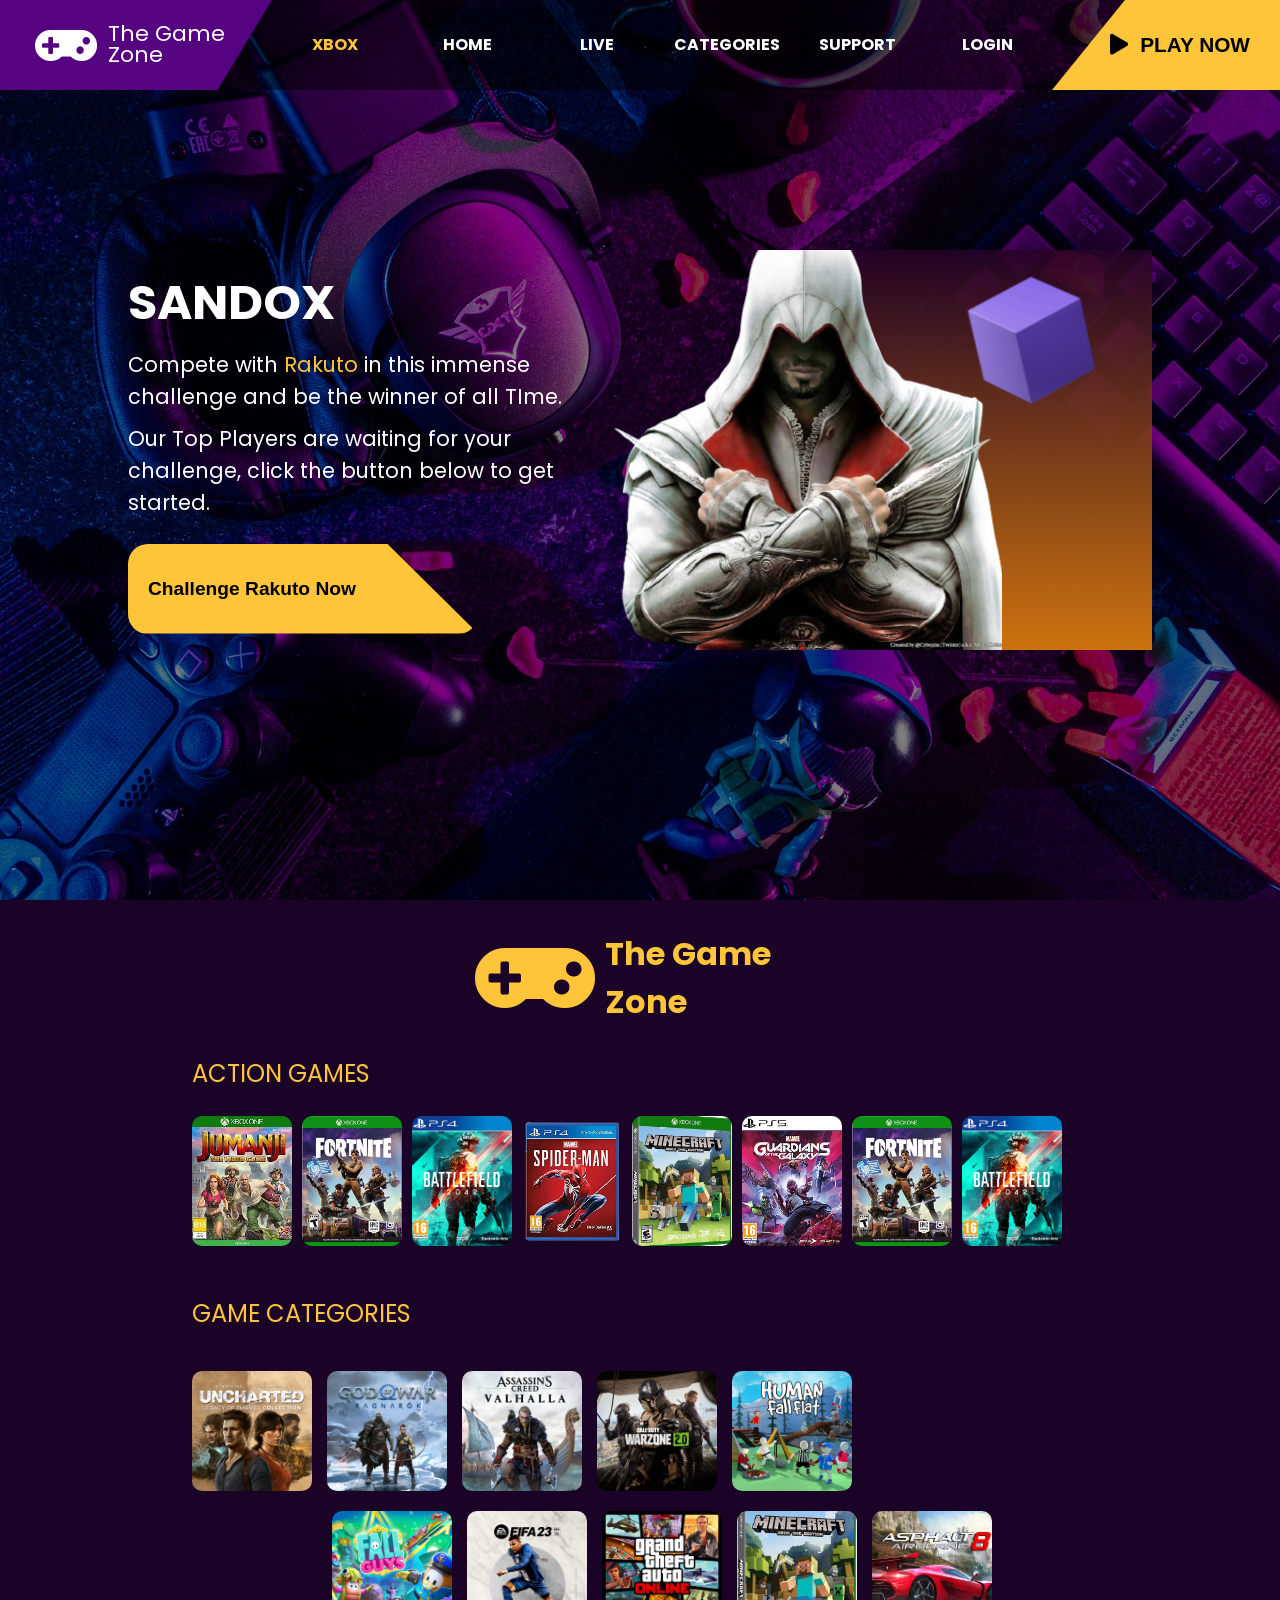
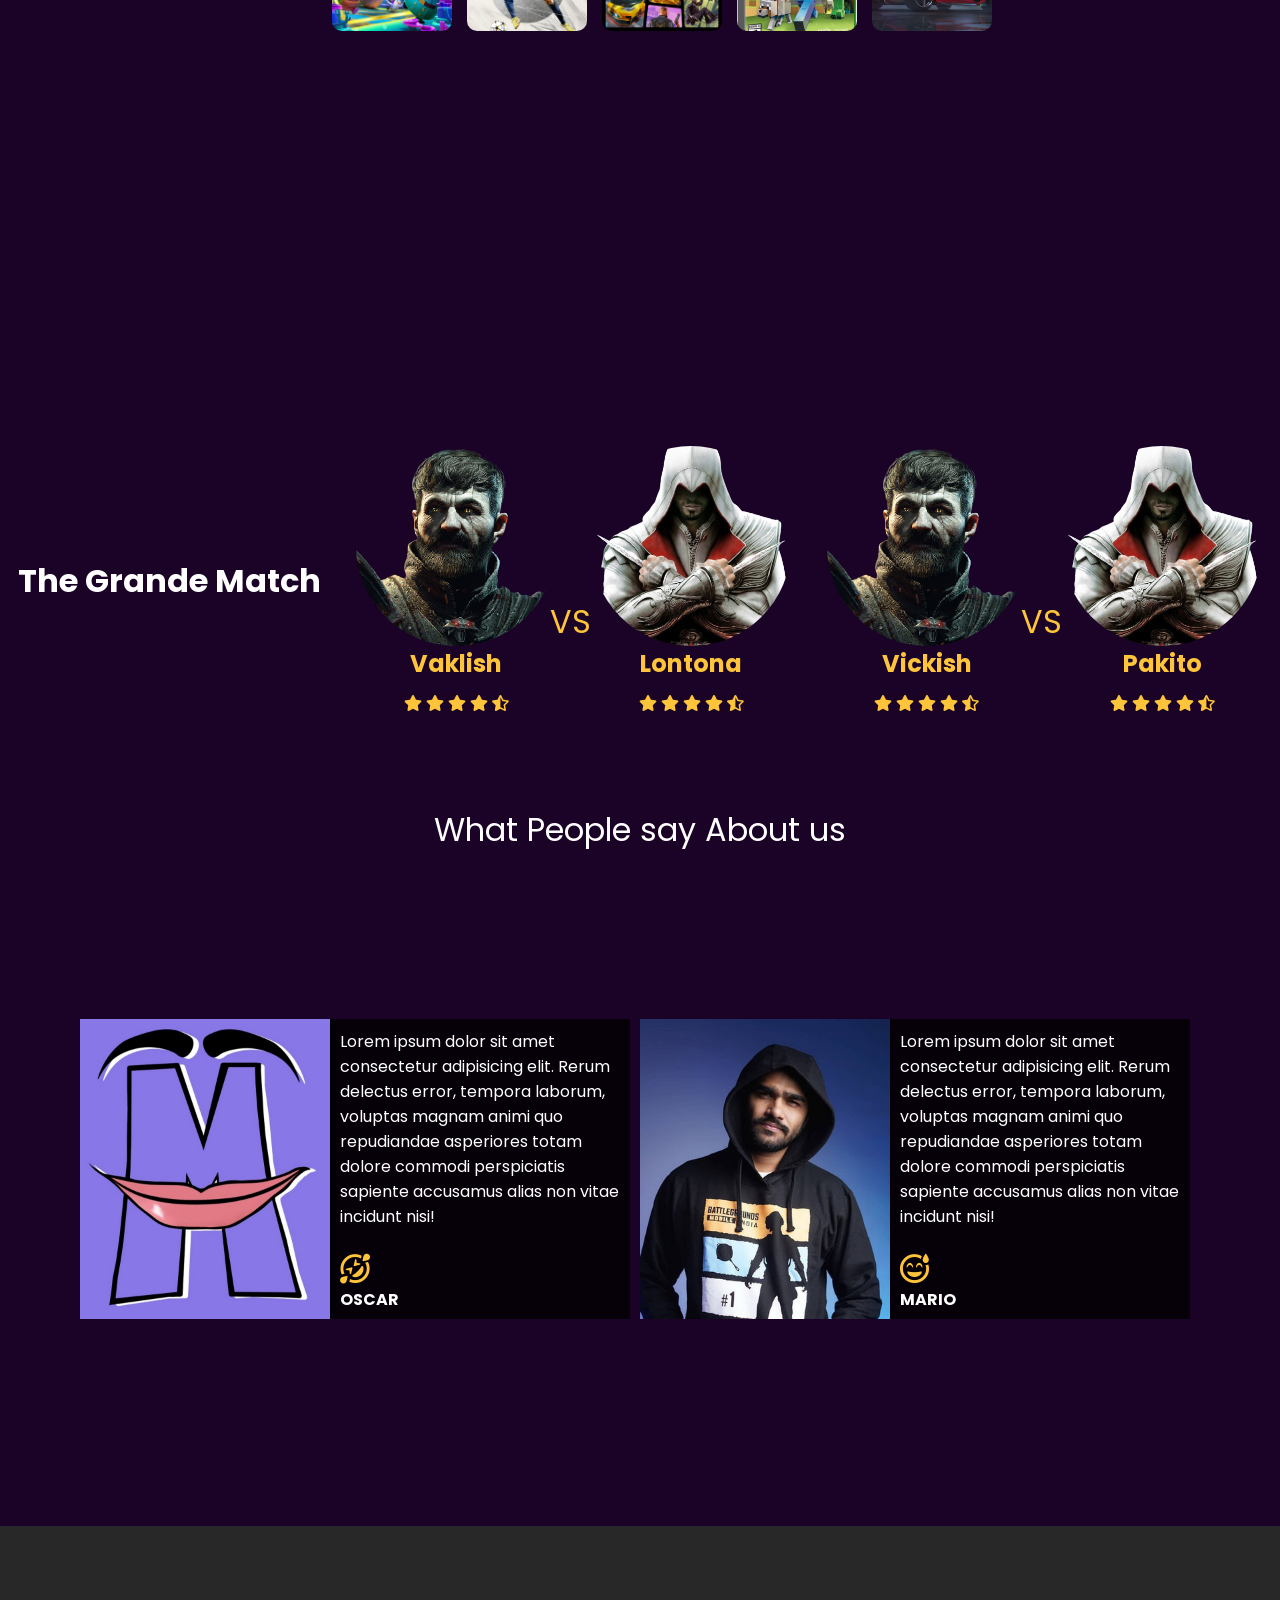
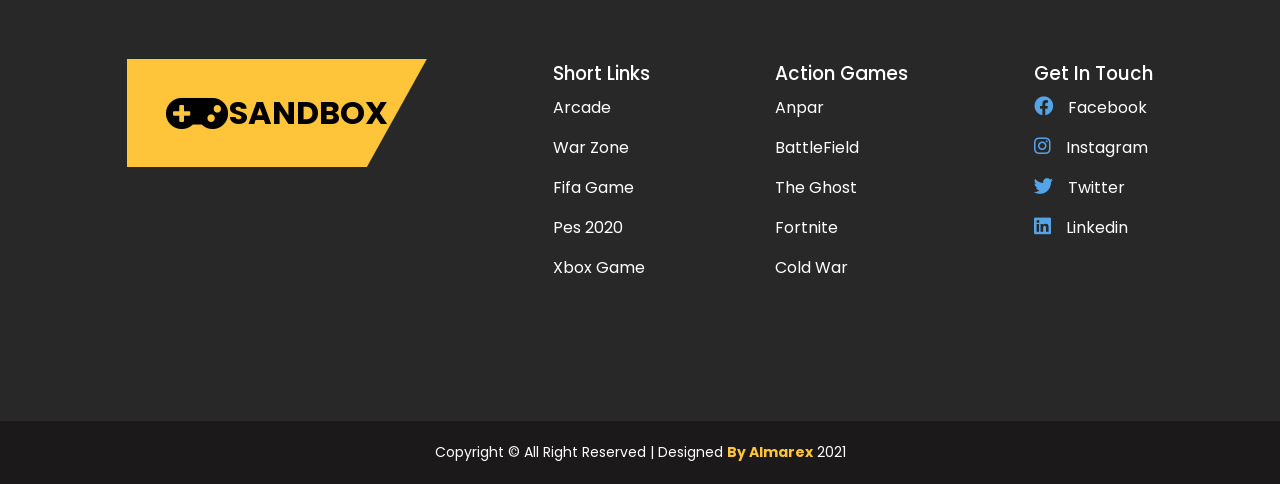
<file: index.html>
<!DOCTYPE html>
<html lang="en">
<head>
    <meta charset="UTF-8">
    <meta http-equiv="X-UA-Compatible" content="IE=edge">
    <meta name="viewport" content="width=device-width, initial-scale=1.0">
    <title>SANBOX</title>
    <link rel="stylesheet" href="css/all.min.css">
    <link rel="stylesheet" href="css/style.css">
</head>
<body>
    <div class="container">
        <header>
            <div class="logo">
                <i class="fas fa-gamepad"></i>
                <p>The Game Zone</p>
            </div>
            <ul class="navbar">
                <li><a href="https://www.xbox.com/en-US?xr=mebarnav" class="active">XBOX</a></li>
                <li><a href="file:///D:/gaming/my-gaming-website-master/index.html#">HOME</a></li>
                <li><a href="https://loco.gg/">LIVE</a></li>
                <li ><a href="#" >CATEGORIES</a></li>
                <li><a href="#">SUPPORT</a></li>
                <li><a href="#">LOGIN</a></li>
            </ul>
            <button type="button" id="btn"><i class="fas fa-play"></i>PLAY NOW</button>
        </header>

        <div class="content-wrapper">
            <div class="content-desc">
                <h1>SANDOX</h1>
                <p>Compete with <span>Rakuto</span> in this immense challenge and be the 
                    winner of all TIme.</p>
                <p>Our Top Players are waiting for your challenge, click the 
                    button below to get started.</p>

                <button id="btn2">Challenge Rakuto Now</button>
            </div>

            <div class="rakuto"></div>
        </div>
    </div>

    <div class="logo-section">
        <i class="fas fa-gamepad"></i>
        <h1>The Game Zone</h1>
    </div>
    
    <section class="section-1">
        <div class="section-1-wrapper">  
            <h1>ACTION GAMES</h1>
            <br>
            <div class="section-1-img">
                <a href="#"><div class="img img-1"></div></a>
                <a href="#"><div class="img img-2"></div></a>
                <a href="#"><div class="img img-3"></div></a>
                <a href="#"><div class="img img-4"></div></a>
                <a href="#"><div class="img img-5"></div></a>
                <a href="#"><div class="img img-6"></div></a>
                <a href="#"><div class="img img-2"></div></a>
                <a href="#"><div class="img img-3"></div></a>
            </div>
        </div>
        
        <div class="game-categories">
            <h1>GAME CATEGORIES</h1>
            <div class="game-wrapper">
                <a href="#"><div class="gw gw-1"></div></a>
                <a href="#"><div class="gw gw-2"></div></a>
                <a href="#"><div class="gw gw-3"></div></a>
                <a href="#"><div class="gw gw-4"></div></a>
                <a href="#"><div class="gw gw-5"></div></a>
            </div>
    
            <div class="game-wrapper left">
                <a href="#"><div class="gw gw-6"></div></a>
                <a href="#"><div class="gw gw-7"></div></a>
                <a href="#"><div class="gw gw-8"></div></a>
                <a href="#"><div class="gw gw-9"></div></a>
                <a href="#"><div class="gw gw-10"></div></a>
            </div>
        </div>
    </section>

    <!-- New section is down here below -->

    <section class="section-2">
        <h1>The Grande Match</h1>
        <div class="players">
            <div class="p-image p-image-1"></div>
            <span>Vaklish</span>
            <div class="stars">
                <i class="fas fa-star"></i>
                <i class="fas fa-star"></i>
                <i class="fas fa-star"></i>
                <i class="fas fa-star"></i>
                <i class="fas fa-star-half-alt"></i>
            </div>
        </div>
        <!-- Player 2 -->
        <div class="players">
            <div class="p-image p-image-2"></div>
            <span>Lontona</span>
            <div class="stars">
                <i class="fas fa-star"></i>
                <i class="fas fa-star"></i>
                <i class="fas fa-star"></i>
                <i class="fas fa-star"></i>
                <i class="fas fa-star-half-alt"></i>
            </div>
        </div>
             <!-- Player 3 -->
        <div class="players">
            <div class="p-image p-image-3"></div>
            <span>Vickish</span>
            <div class="stars">
                <i class="fas fa-star"></i>
                <i class="fas fa-star"></i>
                <i class="fas fa-star"></i>
                <i class="fas fa-star"></i>
                <i class="fas fa-star-half-alt"></i>
            </div>
        </div>
             <!-- Player 4 -->
        <div class="players">
            <div class="p-image p-image-4"></div>
            <span>Pakito</span>
            <div class="stars">
                <i class="fas fa-star"></i>
                <i class="fas fa-star"></i>
                <i class="fas fa-star"></i>
                <i class="fas fa-star"></i>
                <i class="fas fa-star-half-alt"></i>
            </div>
        </div>
    </section>
    <div class="section-3">
        <h1>What People say About us</h1>
        <div class="section-3-wrapper">
            <div class="feedback"></div>
            <div class="feedback-desc">
                <p>Lorem ipsum dolor sit amet consectetur adipisicing elit. Rerum delectus error, 
                tempora laborum, voluptas magnam animi quo repudiandae asperiores 
                totam dolore commodi perspiciatis sapiente accusamus alias non vitae incidunt nisi!</p>
                <br>
                <i class="far fa-grin-squint-tears"></i><br>
                <h4>OSCAR</h4>
            </div>
            <!-- =========================== -->
            <div class="feedback f-img-2"></div>
            <div class="feedback-desc">
                <p>Lorem ipsum dolor sit amet consectetur adipisicing elit. Rerum delectus error, 
                tempora laborum, voluptas magnam animi quo repudiandae asperiores 
                totam dolore commodi perspiciatis sapiente accusamus alias non vitae incidunt nisi!</p>
                <br>
                <i class="far fa-grin-beam-sweat"></i><br>
                <h4>MARIO</h4>
            </div>
        </div>
    </div>

    <footer>
        <div class="footer-body">
            <div class="logo footer-logo">
                <i class="fas fa-gamepad"></i>
                <h1>SANDBOX</h1>
            </div>
            <ul>
                <h3>Short Links</h3>
                <li><a href="#">Arcade</a></li>
                <li><a href="#">War Zone</a></li>
                <li><a href="#">Fifa Game</a></li>
                <li><a href="#">Pes 2020</a></li>
                <li><a href="#">Xbox Game</a></li>
            </ul>

            <ul>
                <h3>Action Games</h3>
                <li><a href="#">Anpar</a></li>
                <li><a href="#">BattleField</a></li>
                <li><a href="#">The Ghost</a></li>
                <li><a href="#">Fortnite</a></li>
                <li><a href="#">Cold War</a></li>
            </ul>
            <ul>
                <h3>Get In Touch</h3>
                <li><a href="#"><i class="fab fa-facebook"></i>Facebook</a></li>
                <li><a href="#"><i class="fab fa-instagram"></i>Instagram</a></li>
                <li><a href="#"><i class="fab fa-twitter"></i>Twitter</a></li>
                <li><a href="#"><i class="fab fa-linkedin"></i>Linkedin</a></li>
            </ul>
        </div>
    </footer>
    <div class="footer-bottom">
        <p>Copyright &copy; All Right Reserved | Designed <span>By Almarex</span> 2021</p>
    </div>
</body>
</html>
</file>
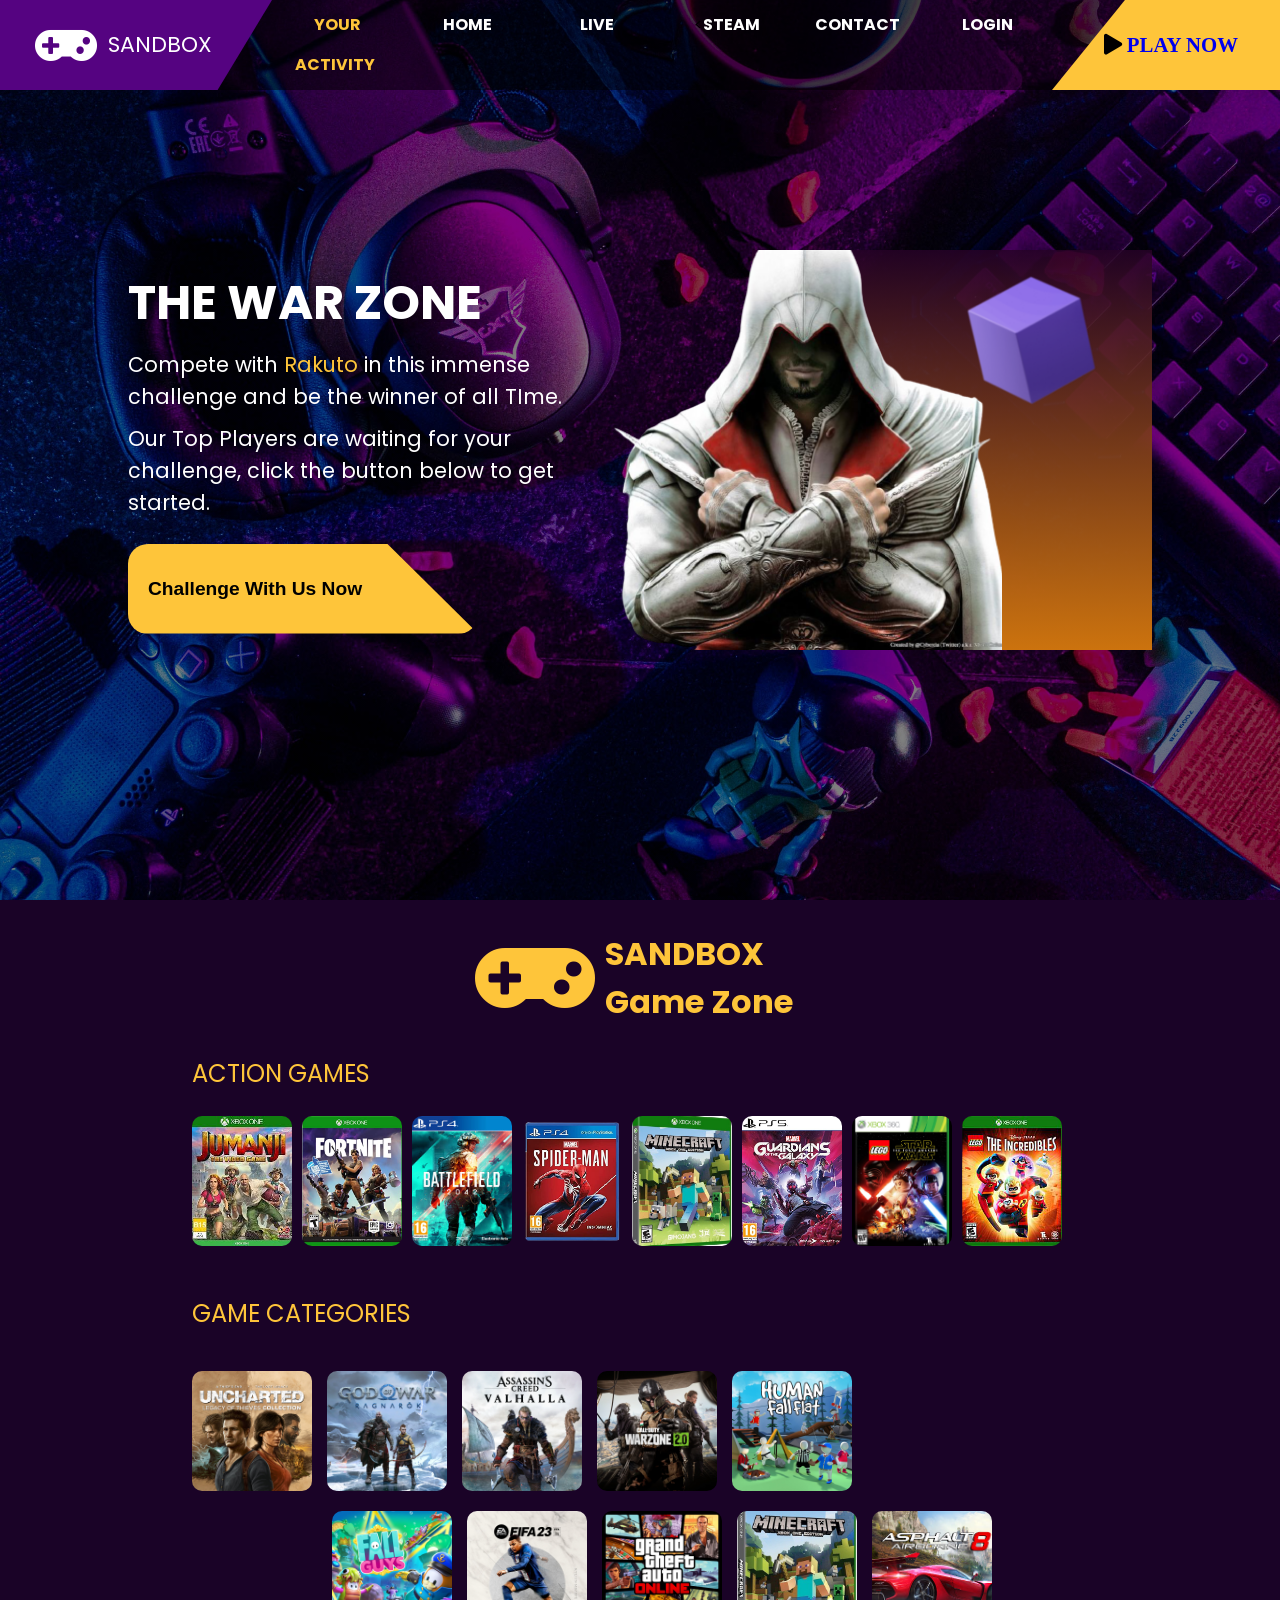
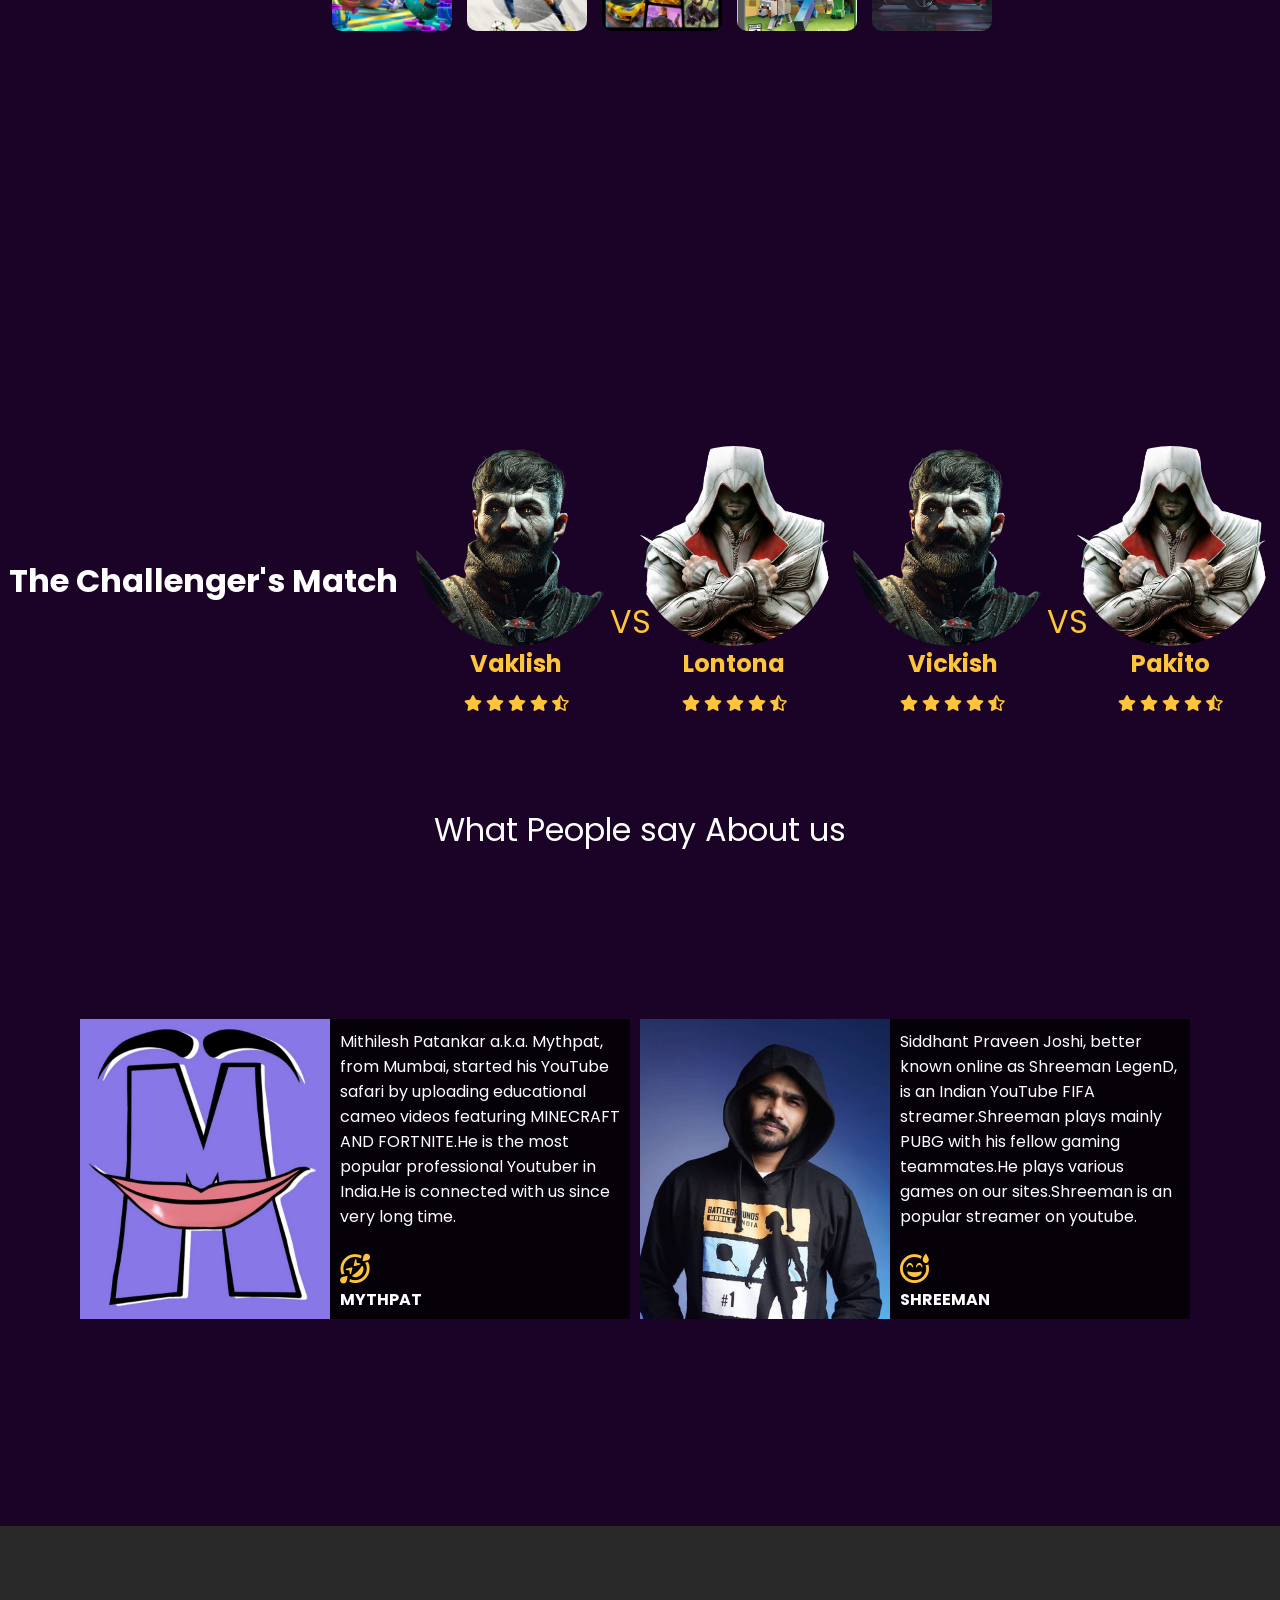
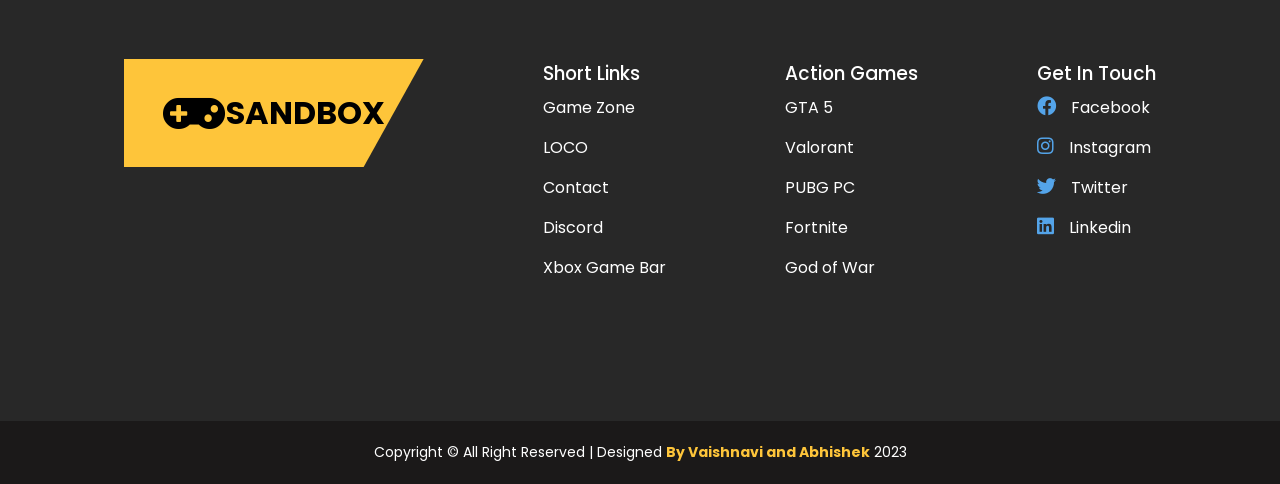
<file: SANBOX.html>
<!DOCTYPE html>
<html lang="en">
<head>
    <meta charset="UTF-8">
    <meta http-equiv="X-UA-Compatible" content="IE=edge">
    <meta name="viewport" content="width=device-width, initial-scale=1.0">
    <title>SANBOX</title>
    <link rel="stylesheet" href="css/all.min.css">
    <link rel="stylesheet" href="css/style.css">
</head>
<body>
    <div class="container">
        <header>
            <div class="logo">
                <i class="fas fa-gamepad"></i>
                <p>SANDBOX</p>
            </div>
            <ul class="navbar">
                <li><a href="#" class="active">YOUR ACTIVITY</a></li>
                <li><a href="#">HOME</a></li>
                <li><a href="https://loco.gg/" target="_blank">LIVE</a></li>
                <li><<a href="https://cdn.cloudflare.steamstatic.com/client/installer/SteamSetup.exe" class="about_install_steam_link">STEAM</a></li>
                <li><a href="file:///D:/Sandbox/SANDBOX/contact/preview.colorlib.com/theme/bootstrap/contact-form-10/index.html" target="_blank">CONTACT</a></li>
                <li><a href="file:///D:/Sandbox/SANDBOX/Login/login.html" target="_blank">LOGIN</a></li>
            </ul>
            <button type="button" id="btn" a herf=""><i class="fas fa-play"><a href="steam://run/228980">  PLAY NOW</button></i></a>
        </header>

        <div class="content-wrapper">
            <div class="content-desc">
                <h1>THE WAR ZONE</h1>
                <p>Compete with <span>Rakuto</span> in this immense challenge and be the 
                    winner of all TIme.</p>
                <p>Our Top Players are waiting for your challenge, click the 
                    button below to get started.</p>

                <button id="btn2">Challenge With Us Now</button>
            </div>

            <div class="rakuto"></div>
        </div>
    </div>

    <div class="logo-section">
        <i class="fas fa-gamepad"></i>
        <h1>SANDBOX Game Zone</h1>
    </div>
    
    <section class="section-1">
        <div class="section-1-wrapper">  
            <h1>ACTION GAMES</h1>
            <br>
            <div class="section-1-img">
                <a href="https://store.playstation.com/en-us/product/UP3824-PPSA03978_00-2517119461623984" target="_blank"><div class="img img-1"></div></a>
                <a href="https://www.xbox.com/en-in/games/store/Fortnite/BT5P2X999VH2" target="_blank"><div class="img img-2"></div></a>
                <a href="https://www.playstation.com/en-in/games/battlefield-2042/" target="_blank"><div class="img img-3"></div></a>
                <a href="https://www.playstation.com/en-in/games/marvels-spider-man-remastered/" target="_blank"><div class="img img-4"></div></a>
                <a href="https://www.xbox.com/en-IN/games/minecraft"  target="_blank"><div class="img img-5"></div></a>
                <a href="https://www.playstation.com/en-in/games/marvels-guardians-of-the-galaxy/" target="_blank"><div class="img img-6"></div></a>
                <a href="https://www.xbox.com/en-in/games/store/lego-star-wars-the-skywalker-saga-deluxe-edition/9pjrsmj5psd1" target="_blank"><div class="img img-7"></div></a>
                <a href="https://www.xbox.com/en-in/games/store/lego-the-incredibles/bzp3r43f8dnh" target="_blank"><div class="img img-8"></div></a>
            </div>
        </div>
        
        <div class="game-categories">
            <h1>GAME CATEGORIES</h1>
            <div class="game-wrapper">
                <a href="https://www.playstation.com/en-in/games/uncharted-legacy-of-thieves-collection/" target="_blank"><div class="gw gw-1"></div></a>
                <a href="https://www.playstation.com/en-in/games/god-of-war-ragnarok/" target="_blank"><div class="gw gw-2"></div></a>
                <a href="https://www.playstation.com/en-in/games/assassins-creed-valhalla/" target="_blank"><div class="gw gw-3"></div></a>
                <a href="https://www.playstation.com/en-in/games/call-of-duty-warzone/" target="_blank"><div class="gw gw-4"></div></a>
                <a href="https://www.playstation.com/en-in/games/human-fall-flat/" target="_blank"><div class="gw gw-5"></div></a>
            </div>
    
            <div class="game-wrapper left">
                <a href="https://www.playstation.com/en-in/games/fall-guys-ultimate-knockout/" target="_blank"><div class="gw gw-6"></div></a>
                <a href="https://www.playstation.com/en-in/games/fifa-ultimate-team/" target="_blank"><div class="gw gw-7"></div></a>
                <a href="https://www.playstation.com/en-in/games/grand-theft-auto-v/" target="_blank"><div class="gw gw-8"></div></a>
                <a href="https://www.playstation.com/en-in/games/minecraft/" target="_blank"><div class="gw gw-9"></div></a>
                <a href="https://www.microsoft.com/en-us/p/asphalt-8-airborne/9wzdncrfj12h?activetab=pivot:overviewtab" target="_blank"><div class="gw gw-10"></div></a>
            </div>
        </div>
    </section>

    <!-- New section is down here below -->

    <section class="section-2">
        <h1>The Challenger's Match</h1>
        <div class="players">
            <div class="p-image p-image-1"></div>
            <span>Vaklish</span>
            <div class="stars">
                <i class="fas fa-star"></i>
                <i class="fas fa-star"></i>
                <i class="fas fa-star"></i>
                <i class="fas fa-star"></i>
                <i class="fas fa-star-half-alt"></i>
            </div>
        </div>
        <!-- Player 2 -->
        <div class="players">
            <div class="p-image p-image-2"></div>
            <span>Lontona</span>
            <div class="stars">
                <i class="fas fa-star"></i>
                <i class="fas fa-star"></i>
                <i class="fas fa-star"></i>
                <i class="fas fa-star"></i>
                <i class="fas fa-star-half-alt"></i>
            </div>
        </div>
             <!-- Player 3 -->
        <div class="players">
            <div class="p-image p-image-3"></div>
            <span>Vickish</span>
            <div class="stars">
                <i class="fas fa-star"></i>
                <i class="fas fa-star"></i>
                <i class="fas fa-star"></i>
                <i class="fas fa-star"></i>
                <i class="fas fa-star-half-alt"></i>
            </div>
        </div>
             <!-- Player 4 -->
        <div class="players">
            <div class="p-image p-image-4"></div>
            <span>Pakito</span>
            <div class="stars">
                <i class="fas fa-star"></i>
                <i class="fas fa-star"></i>
                <i class="fas fa-star"></i>
                <i class="fas fa-star"></i>
                <i class="fas fa-star-half-alt"></i>
            </div>
        </div>
    </section>
    <div class="section-3">
        <h1>What People say About us</h1>
        <div class="section-3-wrapper">
            <div class="feedback"></div>
            <div class="feedback-desc">
                <p>Mithilesh Patankar a.k.a. Mythpat, from Mumbai, started his YouTube safari by uploading educational cameo videos featuring MINECRAFT AND FORTNITE.He is the most popular professional Youtuber in India.He is connected with us since very long time.</p>
                <br>
                <i class="far fa-grin-squint-tears"></i><br>
                <h4>MYTHPAT</h4>
            </div>
            <!-- =========================== -->
            <div class="feedback f-img-2"></div>
            <div class="feedback-desc">
                <p>Siddhant Praveen Joshi, better known online as Shreeman LegenD, is an Indian YouTube FIFA streamer.Shreeman plays mainly PUBG with his fellow gaming teammates.He plays various games on our sites.Shreeman is an popular streamer on youtube.</p>
                <br>
                <i class="far fa-grin-beam-sweat"></i><br>
                <h4>SHREEMAN</h4>
            </div>
        </div>
    </div>

    <footer>
        <div class="footer-body">
            <div class="logo footer-logo">
                <i class="fas fa-gamepad"></i>
                <h1>      SANDBOX   </h1>
            </div>
            <ul>
                <h3>Short Links</h3>
                <li><a href="#">Game Zone</a></li>
                <li><a href="https://loco.gg/" target="_blank">LOCO</a></li>
                <li><a href="file:///D:/Sandbox/SANDBOX/contact/preview.colorlib.com/theme/bootstrap/contact-form-10/index.html" target="_blank">Contact</a></li>
                <li><a href="https://discord.com/" target="_blank">Discord</a></li>
                <li><a href="https://assets.xbox.com/installer/20190628.8/anycpu/XboxInstaller.exe" target="_blank">Xbox Game Bar</a></li>
            </ul>

            <ul>
                <h3>Action Games</h3>
                <li><a href="https://www.rockstargames.com/gta-v" target="_blank">GTA 5</a></li>
                <li><a href="https://playvalorant.com/en-us/?gclid=EAIaIQobChMIk6_Hkb7J_AIV15JmAh1qOADWEAAYASAAEgL1wPD_BwE&gclsrc=aw.ds" target="_blank">Valorant</a></li>
                <li><a href="https://store.steampowered.com/app/578080/PUBG_BATTLEGROUNDS/" target="_blank">PUBG PC</a></li>
                <li><a href="https://www.epicgames.com/fortnite/en-US/home" target="_blank">Fortnite</a></li>
                <li><a href="https://www.playstation.com/en-in/games/god-of-war-ragnarok/" target="_blank">God of War</a></li>
            </ul>
            <ul>
                <h3>Get In Touch</h3>
                <li><a href="https://www.facebook.com/" target="_blank"><i class="fab fa-facebook"></i>Facebook</a></li>
                <li><a href="https://www.instagram.com/" target="_blank"><i class="fab fa-instagram"></i>Instagram</a></li>
                <li><a href="https://twitter.com/" target="_blank"><i class="fab fa-twitter"></i>Twitter</a></li>
                <li><a href="https://in.linkedin.com/" target="_blank"><i class="fab fa-linkedin"></i>Linkedin</a></li>
            </ul>
        </div>
    </footer>
    <div class="footer-bottom">
        <p>Copyright &copy; All Right Reserved | Designed <span>By Vaishnavi and Abhishek</span> 2023</p>
    </div>
</body>
</html>
</file>
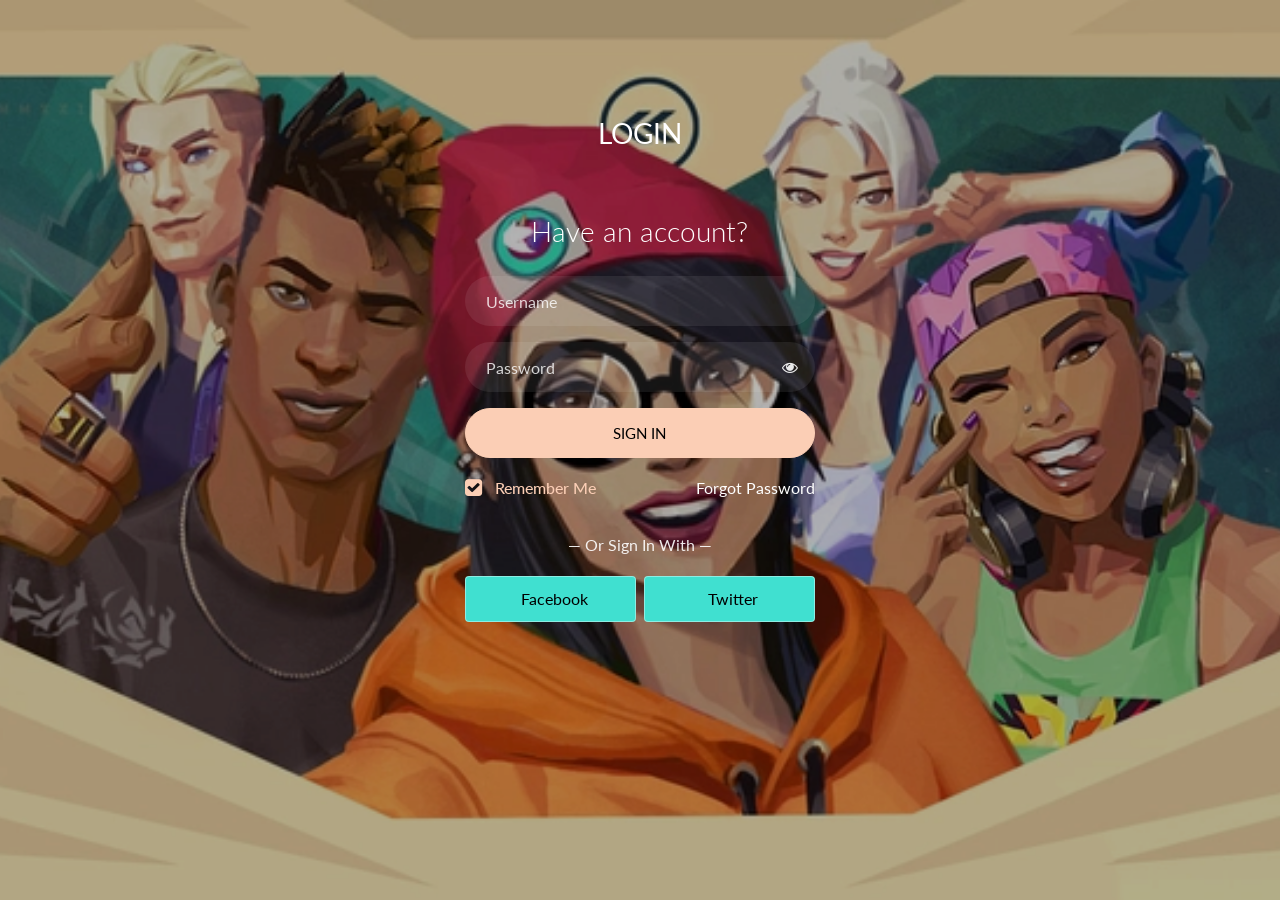
<file: Login/login.html>
<!doctype html>
<html lang="en">
  <head>
  	<title>Login Page</title>
    <meta charset="utf-8">
    <meta name="viewport" content="width=device-width, initial-scale=1, shrink-to-fit=no">

	<link href="https://fonts.googleapis.com/css?family=Lato:300,400,700&display=swap" rel="stylesheet">

	<link rel="stylesheet" href="https://stackpath.bootstrapcdn.com/font-awesome/4.7.0/css/font-awesome.min.css">
	
	<link rel="stylesheet" href="css/style.css">

	</head>
	<body class="img js-fullheight" style="background-image: url(images/valorant.webp);">
	<section class="ftco-section">
		<div class="container">
			<div class="row justify-content-center">
				<div class="col-md-6 text-center mb-5">
					<h2 class="heading-section">LOGIN </h2>
				</div>
			</div>
			<div class="row justify-content-center">
				<div class="col-md-6 col-lg-4">
					<div class="login-wrap p-0">
		      	<h3 class="mb-4 text-center">Have an account?</h3>
		      	<form action="#" class="signin-form">
		      		<div class="form-group">
		      			<input type="text" class="form-control" placeholder="Username" required>
		      		</div>
	            <div class="form-group">
	              <input id="password-field" type="password" class="form-control" placeholder="Password" required>
	              <span toggle="#password-field" class="fa fa-fw fa-eye field-icon toggle-password"></span>
	            </div>
	            <div class="form-group">
	            	<button type="submit" class="form-control btn btn-primary submit px-3">Sign In</button>
	            </div>
	            <div class="form-group d-md-flex">
	            	<div class="w-50">
		            	<label class="checkbox-wrap checkbox-primary">Remember Me
									  <input type="checkbox" checked>
									  <span class="checkmark"></span>
									</label>
								</div>
								<div class="w-50 text-md-right">
									<a href="#" style="color: #fff">Forgot Password</a>
								</div>
	            </div>
	          </form>
	          <p class="w-100 text-center">&mdash; Or Sign In With &mdash;</p>
	          <div class="social d-flex text-center">
	          	<a href="https://www.facebook.com/" target="_blank" class="px-2 py-2 mr-md-1 rounded"><span class="ion-logo-facebook mr-2"></span> Facebook</a>
	          	<a href="https://twitter.com/" target="_blank" class="px-2 py-2 ml-md-1 rounded"><span class="ion-logo-twitter mr-2"></span> Twitter</a>
	          </div>
		      </div>
				</div>
			</div>
		</div>
	</section>

	<script src="js/jquery.min.js"></script>
  <script src="js/popper.js"></script>
  <script src="js/bootstrap.min.js"></script>
  <script src="js/main.js"></script>

	</body>
</html>
</file>
<file: css/style.css>
@import url('https://fonts.googleapis.com/css2?family=Poppins:wght@400;500&family=Roboto&display=swap');
*{
    margin: 0;
    padding: 0;
    box-sizing: border-box;
    text-decoration: none;
    
}
body{
    background: #1a0327;
    font-family: 'Poppins', sans-serif;
    height: 350vh;
}
.container{
    width: 100%;
    height: 100vh;
    background: linear-gradient(rgba(0,0,0,0.5),rgba(0,0,0,0.5)), url(../images/b.jpg);
    background-size: cover;
    background-position: center;
    background-attachment: fixed;
}
header{
    width: 100%;
    height: 10vh;
    background:rgba(0,0,0,0.5);
    display: flex;
    align-items: center;
    justify-content: space-evenly;
}
.logo{
    width: 300px;
    height: 10vh;
    background: #550381;
    display: flex;
    align-items: center;
    justify-content: center;
    color: #fff;
    clip-path: polygon(0 0, 100% 0, 80% 100%, 0% 100%);
    padding: 10px;
    line-height: 1.3rem;
}
.logo p{
    width: 130px;
    margin-left: 10px;
    font-size: 22px;
}
.logo .fas{
    font-size: 50px;
}
ul.navbar{
    display: flex;
    list-style: none;
    text-align: center;
    justify-content: space-between;
}
ul.navbar li{
    width: 130px;
}
ul.navbar li a{
    text-decoration: none;
    color: #fff;
    font-weight: bold;
       justify-content: space-between;
}
ul.navbar li a.active{
    width: 140px;
    color: #FEC53A;
    margin-right: 5px;
}
ul.navbar li a:hover:not(.active){
    color: #FEC53A;
}
#btn{
    width: 250px;
    height: 10vh;
    background: #FEC53A;
    text-decoration: none;
    color: #000;
    outline: none;
    border: none;
    clip-path: polygon(32% 0, 100% 0, 100% 100%, 0% 100%);
    font-size: 1.3rem;
    font-weight: bold;
    text-align: right;
    padding-right: 30px;


}

#btn .fas{
    margin-right: 12px;
}

#btn:hover:not{
    color: #FEC53A;
}

/* Content desc starts here */
.content-wrapper{
    width: 80%;
    min-height: 80vh;
    margin: auto;
    display: flex;
    justify-content: space-between;
    align-items: center;
    color: #fff;
}
/* .content-desc{

} */

.content-desc h1{
    font-size: 3rem;
    margin-bottom: 10px;
}
.content-desc p{
    width: 500px;
    font-size: 1.3rem;
    line-height: 2rem;
    margin-bottom: 10px;
}
.content-desc span{
    color: #FEC53A;
}
#btn2{
    width: 350px;
    height: 10vh;
    padding-left: 20px;
    outline: none;
    border: none;
    background: #FEC53A;
    font-size: 1.2rem;
    font-weight: bold;
    margin-top: 15px;
    clip-path: polygon(0 0, 74% 0, 100% 100%, 0% 100%);
    border-radius: 20px;
    text-align: left;
}
.rakuto{
    width: 400px;
    height: 400px;
    background: linear-gradient(rgba(38, 2, 39, 0.849),rgb(204, 115, 14));
    background-size: cover;
    background-position: center;
    position: relative;
}
.rakuto::before{
    content: '';
    width: 160px;
    height: 160px;
    background: url(../images/cube.png);
    background-position: center;
    background-size: cover;
    position: absolute;
    top: 10px;
    left: 200px;
}
.rakuto::after{
    content: '';
    width: 400px;
    height: 400px;
    background: url(../images/rakuto.png);
    background-size: cover;
    background-position: center;
    position: absolute;
    bottom: 0px;
    left: -150px;
}
.logo-section{
    display: flex;
    align-items: center;
    justify-content: center;
    margin: 30px 0;
}
.logo-section .fas{
    font-size: 6rem;
    color: #FEC53A;

}
.logo-section h1{
    width: 200px;
    font-size: 2rem;
    color: #FEC53A;
    margin-left: 10px;
}
/* Section one starts here */

.section-1{
    width: 100%;
    height: 100vh;
    background: linear-gradient(rgba(0, 0, 0, 0.767),rgba(0, 0, 0, 0.712)),
    url(../images/fortnit.jpg);
    background-size: cover;
    background-position: center;
    background-attachment: fixed;

}
.section-1-wrapper{
    width: 70%;
    margin: auto;
}
.section-1 h1{
    width: 500px;
    color: #FEC53A;
    font-size: 1.5rem;
    position: relative;
    font-weight: 400;
}
.section-1-img{
    display: flex;
}
.section-1-img .img{
    width: 100px;
    height: 130px;
    background: url(../images/jumanji.jpg);
    background-size: cover;
    background-position: center;
    margin-right: 10px;
    border-radius: 10px;
}
.section-1-img .img-2{
    background: url(../images/fortnite.jpg);
    background-size: cover;
    background-position: center;
}
.section-1-img  .img-3{
    background: url(../images/battlefield.jpg);
    background-size: cover;
    background-position: center;
}
.section-1-img  .img-4{
    background: url(../images/spider.png);
    background-size: cover;
    background-position: center;
}
.section-1-img  .img-5{
    background: url(../images/craft.jpeg);
    background-size: cover;
    background-position: center;
}
.section-1-img  .img-6{
    background: url(../images/game2.jpg);
    background-size: cover;
    background-position: center;
}
.section-1-img  .img-7{
    background: url(../images/game.jpg);
    background-size: cover;
    background-position: center;
}
.section-1-img  .img-8{
    background: url(../images/incrdible.png);
    background-size: cover;
    background-position: center;
}
.img:hover{
    transform: translateY(-10px);
}

/* Section 3 starts here */
.game-categories{
    width: 70%;
    margin: 50px auto;
    position: relative;
}
.game-categories h1{
    font-size: 1.5rem;
    margin-bottom: 20px;
    color: #FEC53A;
}
.game-wrapper{
    display: flex;
}
.gw{
    width: 120px;
    height: 120px;
    background: url(../images/asphalt8.jpg);
    background-size: cover;
    background-position: center;
    margin: 20px 15px 0 0;
    border-radius: 10px;
}
.gw:hover{
    transform: translateY(-10px);
}
.left{
    position: relative;
    right: -140px;
}

.gw-1{
    background: url(../images/uncharted.jpg);
    background-size: cover;
    background-position: center;
}
.gw-2{
    background: url(../images/godofwar.jpg);
    background-size: cover;
    background-position: center;
}
.gw-3{
    background: url(../images/acv.webp);
    background-size: cover;
    background-position: center;
}
.gw-4{
    background: url(../images/callofduty.webp);
    background-size: cover;
    background-position: center;
}
.gw-5{
    background: url(../images/humanfallflat.jpeg);
    background-size: cover;
    background-position: center;
}
.gw-6{
    background: url(../images/fallguys.webp);
    background-size: cover;
    background-position: center;
}
.gw-7{
    background: url(../images/fifa21.webp);
    background-size: cover;
    background-position: center;
}
.gw-8{
    background: url(../images/gta5.webp);
    background-size: cover;
    background-position: center;
}
.gw-9{
    background: url(../images/craft.jpeg);
    background-size: cover;
    background-position: center;
}
.section-2{
    width: 100%;
    height: 50vh;
    background-image:linear-gradient(rgba(0, 0, 0, 0.767),rgba(0, 0, 0, 0.712)),
    url(../images/flame.jpg);
    background-size: cover;
    background-position: center;
    background-attachment: fixed;
    display: flex;
    align-items: center;
    justify-content: space-around;
}
.section-2 h1{
    font-size: 2rem;
    color: #fff;
    margin: 20px 0;
}
.players{
    display: flex;
    flex-direction: column;
    text-align: center;
}
.p-image{
    width: 200px;
    height: 200px;
    background: url(../images/vaklish.png);
    background-size: cover;
    background-position: center;
    border-radius: 50%;
    position: relative;
}
.p-image-1::after{
    content: 'VS';
    position: absolute;
    right: -35px;
    bottom: 0;
    font-size: 2rem;
    color: #FEC53A;
}
.players span{
    font-size: 1.5rem;
    color: #FEC53A;
    font-weight: bold;
    margin-bottom: 10px;
}
.stars{
    color: #FEC53A;
}
.p-image-2{
    background: url(../images/rakuto.png);
    background-size: cover;
    background-position: center;
}

.p-image-2{
    background: url(../images/rakuto.png);
    background-size: cover;
    background-position: center;
}
.p-image-3::after{
    content: 'VS';
    position: absolute;
    right: -35px;
    bottom: 0;
    font-size: 2rem;
    color: #FEC53A;
}
.p-image-4{
    background: url(../images/rakuto.png);
    background-size: cover;
    background-position: center;
}
/* section 3 starts here */

.section-3{
    width: 100%;
    height: 80vh;
    background: linear-gradient(rgba(0,0,0,0.5),rgba(0,0,0,0.5)), url(../images/controller.jpg);
    background-size: cover;
    background-position: center;
    background-attachment: fixed;
}
.section-3 h1{
    font-size: 2rem;
    margin-block-start: 0.60;
    margin-block-end: auto;
    color: #fff;
    text-align: center;
    font-weight: 400;
    justify-content: center;
}

.section-3-wrapper{
    display: flex;
    min-height: 70vh;
    align-items: center;
    justify-content: center;
}

.feedback{
    width: 250px;
    height: 300px;
    background: url(../images/mythpat.jpg);
    background-position: center;
    background-size: cover;
 
}
.feedback-desc{
    width: 300px;
    height: 300px;
    background: rgba(0, 0, 0, 0.767);
    padding: 10px;
    color: #fff;
    margin-right: 10px;
}
.feedback-desc .far{
    color: #FEC53A;
    font-size: 30px;
}
.f-img-2{
    background: url(../images/SHREEMAN.jpeg);
    background-position: center;
    background-size: cover;
}
/* FOoter section */
footer{
    width: 100%;
    height: 55vh;
    background: #282828;
    display: flex;
    align-items: center;
    
}
.footer-body{
    width: 90%;
    margin: auto;
    display: flex;
    justify-content: space-around;

}
.footer-logo{
    height: 12vh;
    background-color: #FEC53A;
    color: #000;
    line-height: 1.9rem;
}



ul h3{
    color: #fff;
    font-weight: 450;
}
ul li{
    list-style: none;
    line-height: 2.5rem;
}
ul li a{
    text-decoration: none;
    color: #fff;
}
ul li a .fab{
    font-size: 1.2rem;
    color: #54a4e9;
    margin-right: 15px;
}
ul li a:hover{
    color: #FEC53A;
}
.footer-bottom{
    width: 100%;
    height: 7vh;
    background: #1B1919;
    color: #fff;
    display: flex;
    align-items: center;
    justify-content: center;
    font-size: 0.875rem;
}
.footer-bottom span{
    color: #FEC53A;
    font-weight: bold;
}
</file>
